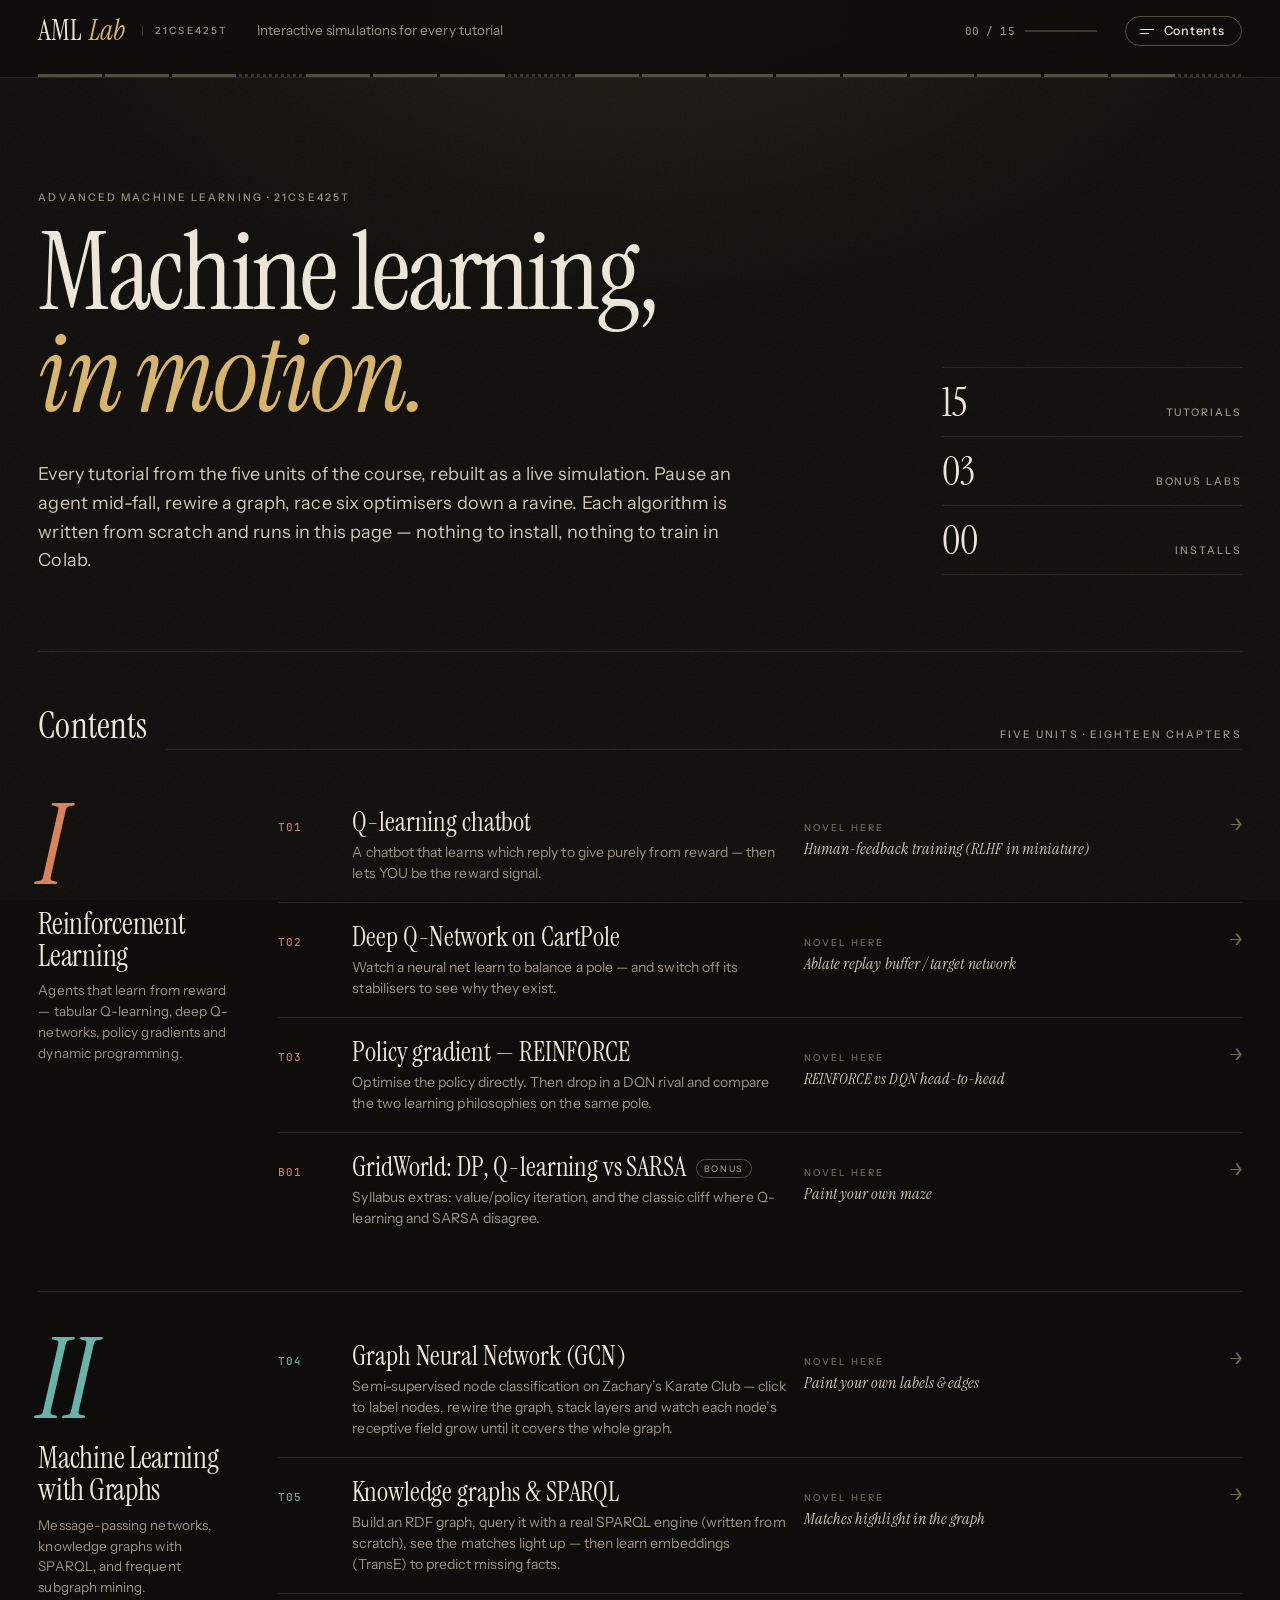
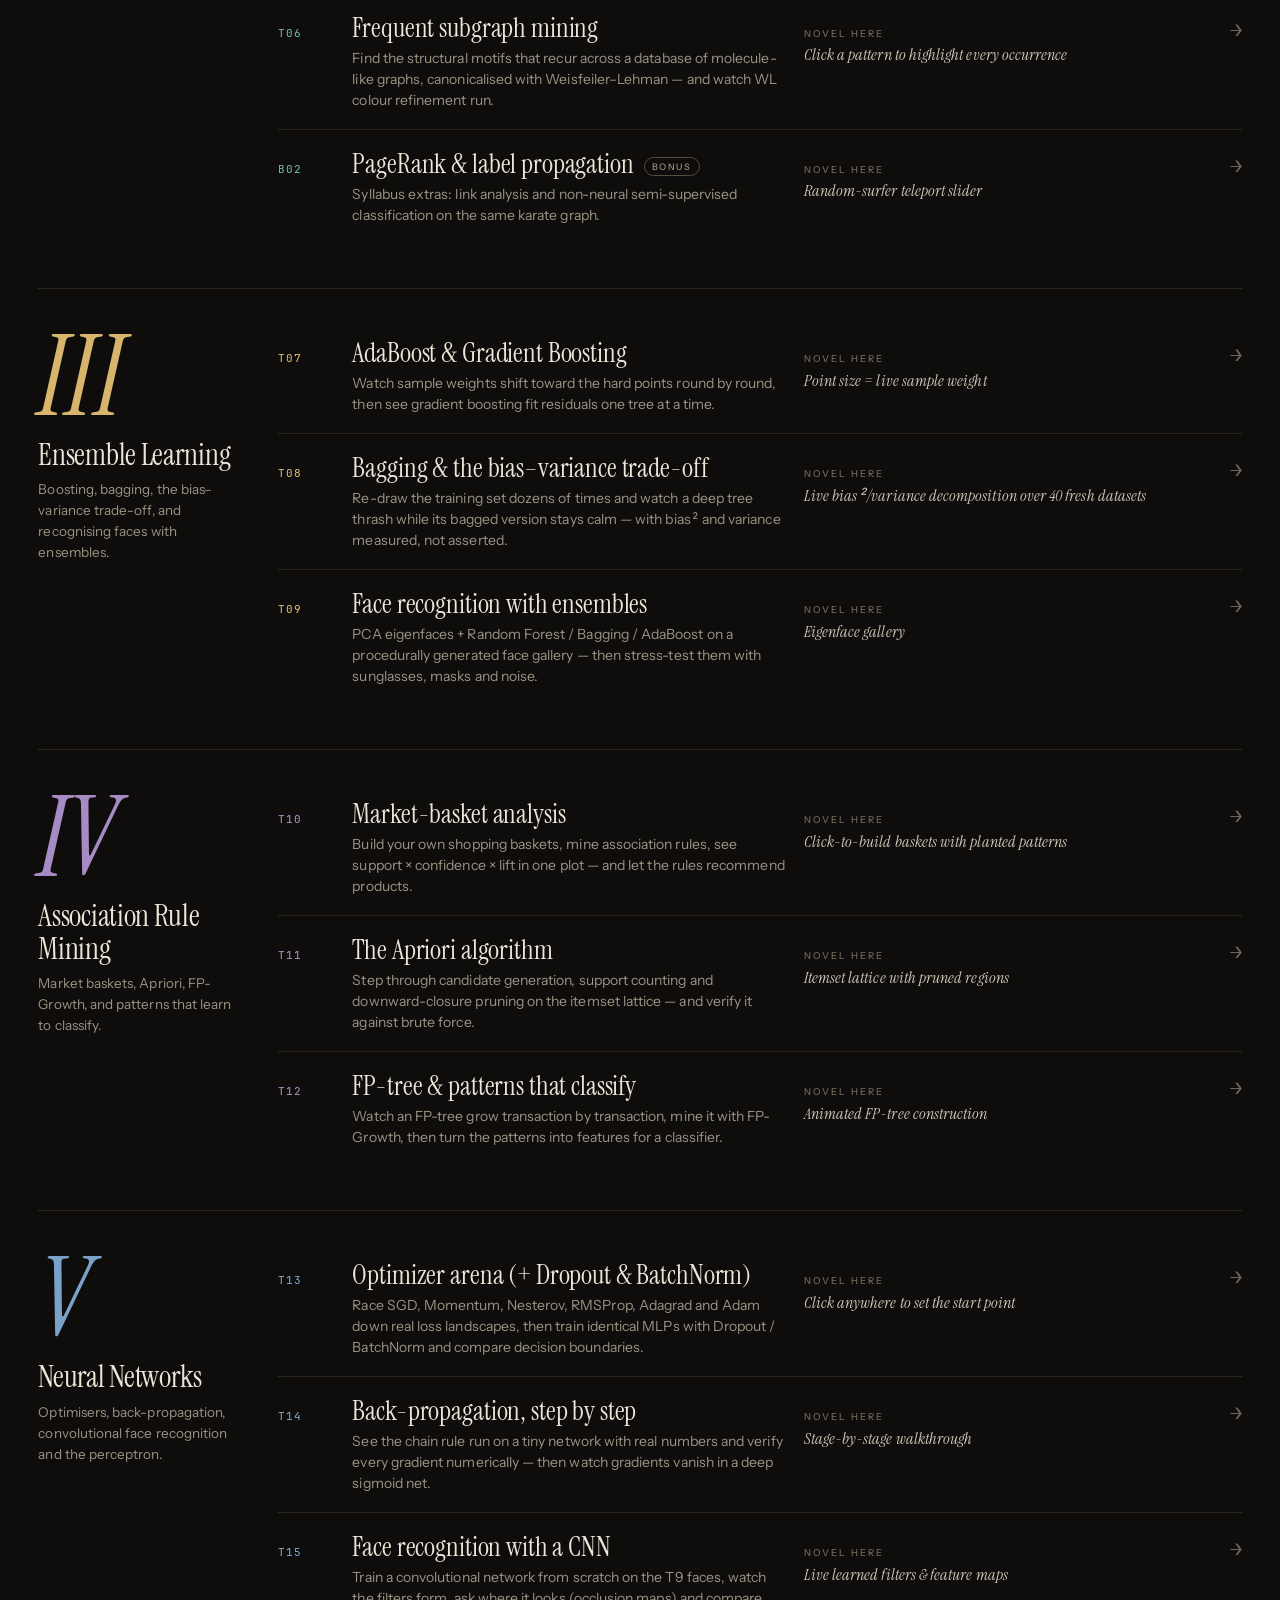
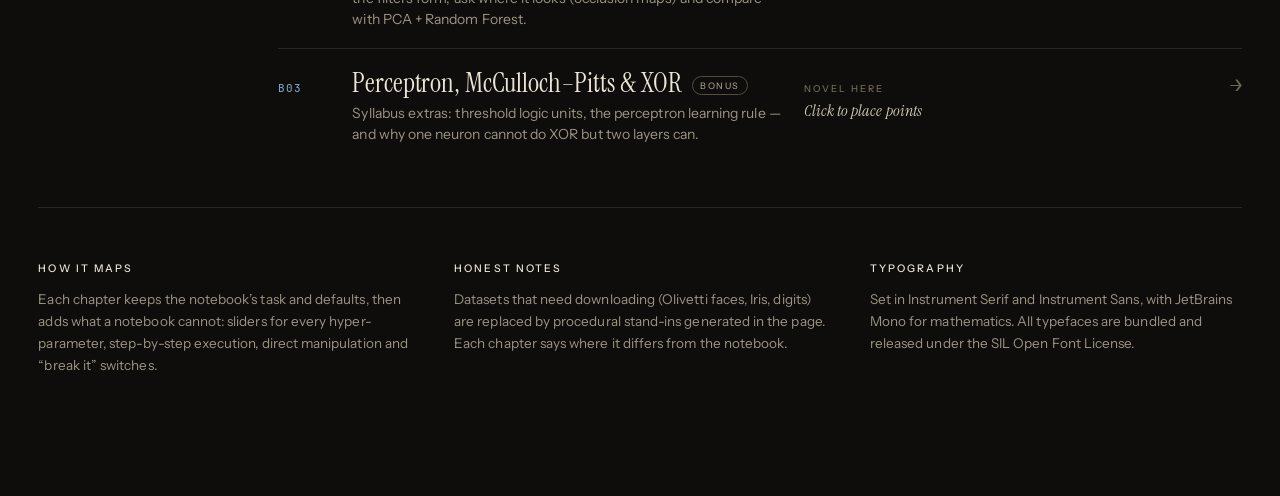
<file: Tutorial Simulation/index.html>
<!doctype html>
<html lang="en">
<head>
<meta charset="utf-8">
<meta name="viewport" content="width=device-width,initial-scale=1">
<meta name="color-scheme" content="dark">
<title>AML Lab — Advanced Machine Learning, in motion</title>
<link rel="preload" href="fonts/InstrumentSerif-Regular.woff2" as="font" type="font/woff2" crossorigin>
<link rel="preload" href="fonts/InstrumentSans-400.woff2" as="font" type="font/woff2" crossorigin>
<link rel="stylesheet" href="css/style.css">
</head>
<body>
<header id="mast">
  <div class="bar">
    <a class="brand" href="#/">AML <i>Lab</i><small>21CSE425T</small></a>
    <div class="crumb" id="crumb"></div>
    <div class="meter" id="meter"><span id="meterTxt">00 / 15</span><span class="track"><i id="meterBar" style="width:0"></i></span></div>
    <button class="pillbtn" id="tocBtn" aria-label="Open contents"><span class="bars"><i></i><i></i></span>Contents</button>
  </div>
  <nav class="ribbon" id="ribbon" aria-label="Chapters"></nav>
</header>
<div id="toc" aria-hidden="true"><div class="inner"></div></div>
<main id="main"><div id="page"></div></main>
<div id="toast"></div>

<script src="js/ml.js"></script>
<script src="js/ui.js"></script>
<script src="js/u1.js"></script>
<script src="js/u2.js"></script>
<script src="js/u3.js"></script>
<script src="js/u4.js"></script>
<script src="js/u5.js"></script>
<script src="js/app.js"></script>
</body>
</html>
</file>
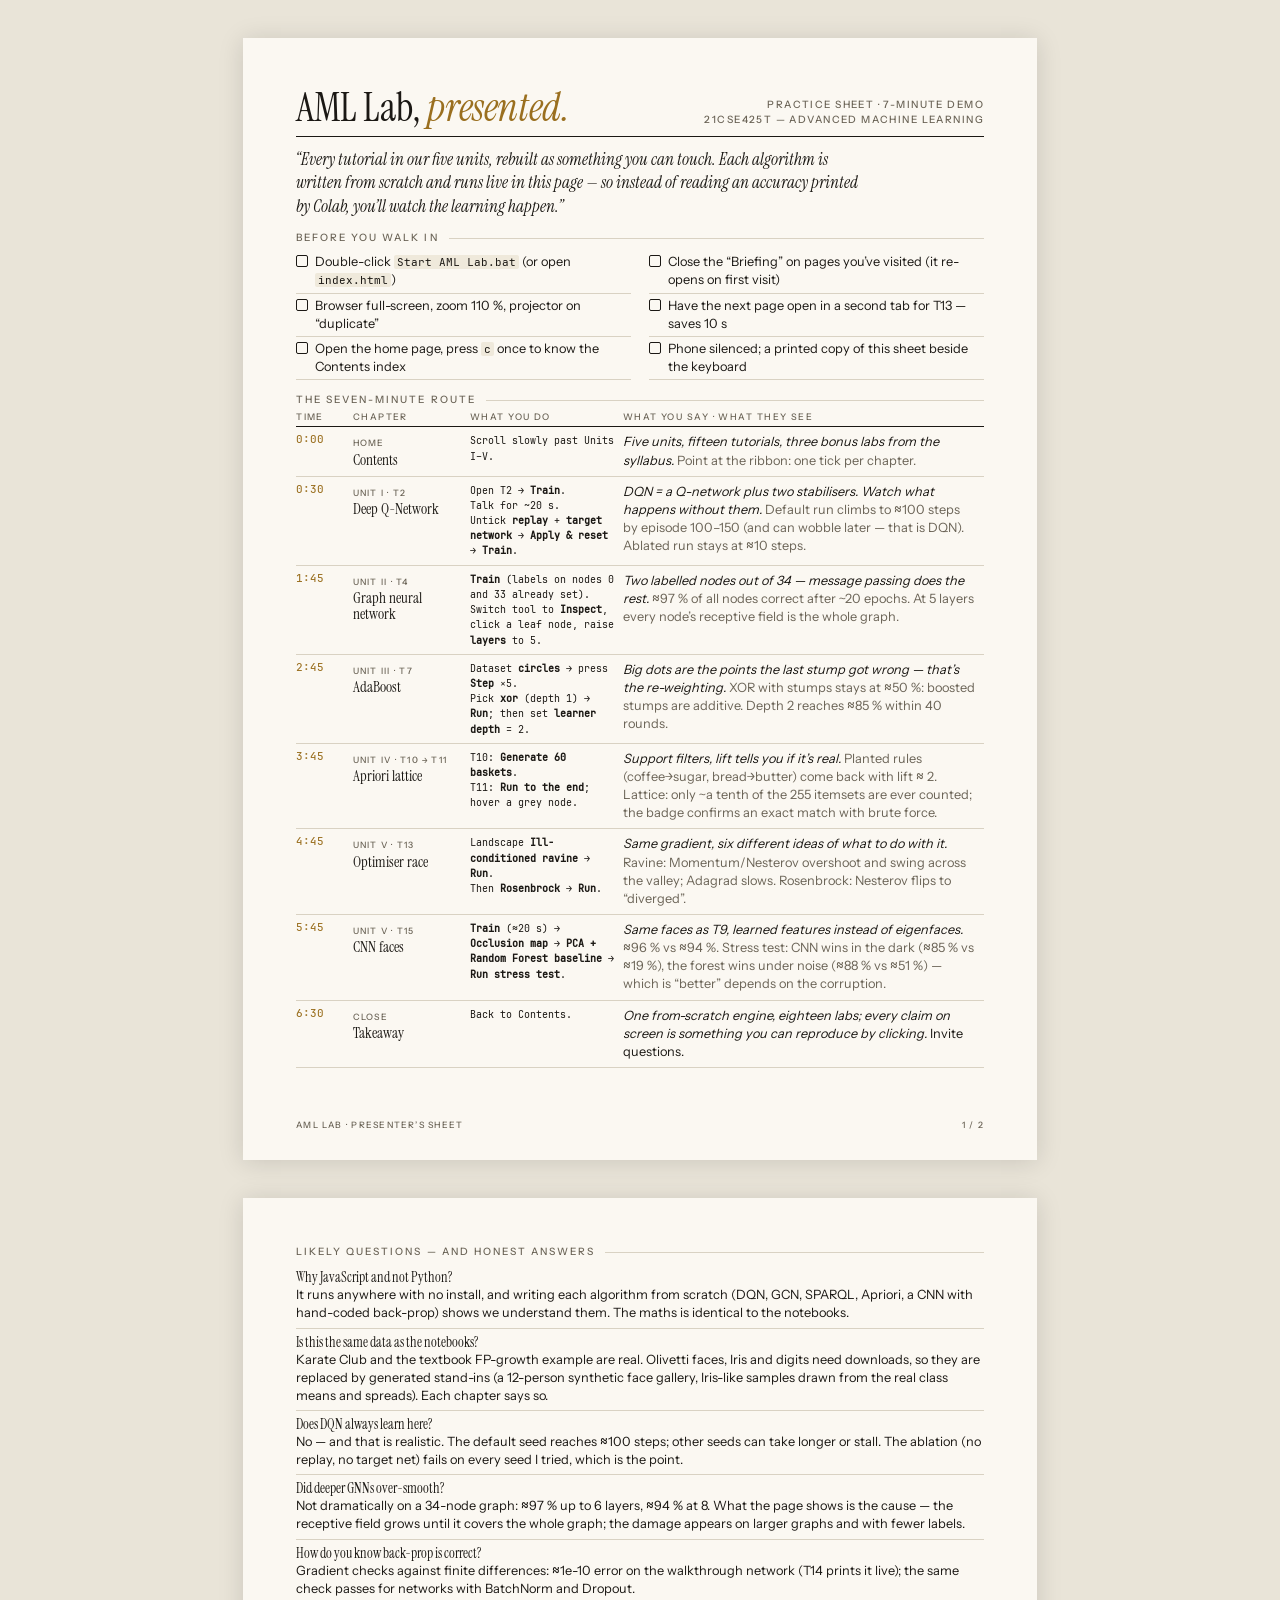
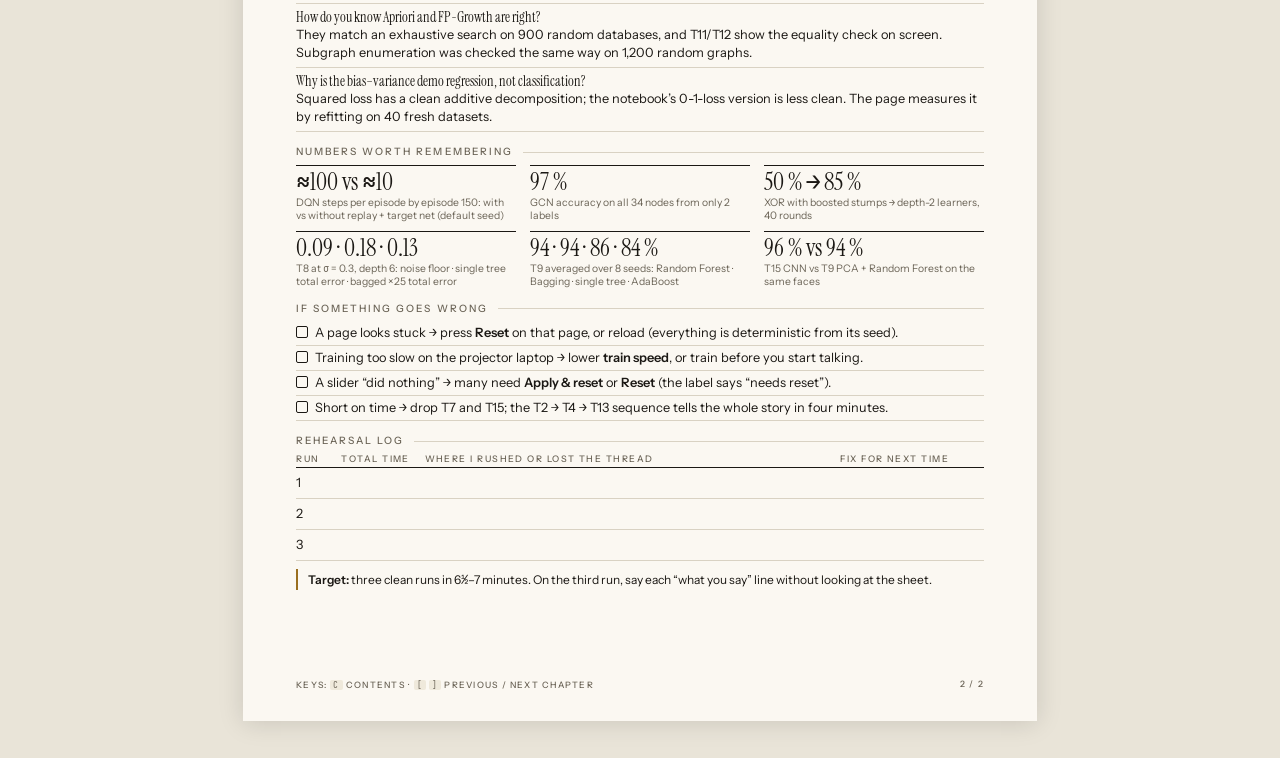
<file: Tutorial Simulation/Presenter Sheet.html>
<!doctype html>
<html lang="en">
<head>
<meta charset="utf-8">
<meta name="viewport" content="width=device-width,initial-scale=1">
<title>AML Lab — presenter’s practice sheet</title>
<style>
@font-face{font-family:"Instrument Serif";font-weight:400;src:url(fonts/InstrumentSerif-Regular.woff2) format("woff2")}
@font-face{font-family:"Instrument Serif";font-style:italic;font-weight:400;src:url(fonts/InstrumentSerif-Italic.woff2) format("woff2")}
@font-face{font-family:"Instrument Sans";font-weight:400;src:url(fonts/InstrumentSans-400.woff2) format("woff2")}
@font-face{font-family:"Instrument Sans";font-weight:500;src:url(fonts/InstrumentSans-500.woff2) format("woff2")}
@font-face{font-family:"Instrument Sans";font-weight:600;src:url(fonts/InstrumentSans-600.woff2) format("woff2")}
@font-face{font-family:"JetBrains Mono";font-weight:400;src:url(fonts/JetBrainsMono-Regular.woff2) format("woff2")}
@font-face{font-family:"JetBrains Mono";font-weight:500;src:url(fonts/JetBrainsMono-Medium.woff2) format("woff2")}
:root{--ink:#1b1814;--mut:#6b6457;--line:#d9d2c3;--acc:#9a6f1f;--paper:#fbf8f2;--sans:"Instrument Sans","JetBrains Mono",sans-serif;--serif:"Instrument Serif","JetBrains Mono",serif;--mono:"JetBrains Mono",monospace}
*{box-sizing:border-box}
html{background:#e9e4d8}
body{margin:0;font:400 9.6pt/1.42 var(--sans);color:var(--ink)}
.sheet{width:210mm;min-height:297mm;margin:10mm auto;background:var(--paper);padding:13mm 14mm 11mm;box-shadow:0 2px 24px #0002;position:relative}
.sheet+.sheet{break-before:page}
@page{size:A4;margin:0}
@media print{html{background:none}.sheet{margin:0;box-shadow:none;width:210mm;height:297mm;overflow:hidden}}
h1{font:400 30pt/1 var(--serif);letter-spacing:-.01em;margin:0}
h1 em{color:var(--acc)}
h2{font:500 7.6pt/1 var(--sans);letter-spacing:.2em;text-transform:uppercase;color:var(--mut);margin:15px 0 7px;display:flex;gap:10px;align-items:center}
h2::after{content:"";flex:1;height:1px;background:var(--line)}
.top{display:flex;justify-content:space-between;align-items:flex-end;border-bottom:1.5px solid var(--ink);padding-bottom:9px}
.top .meta{font:500 7.6pt/1.5 var(--sans);letter-spacing:.14em;text-transform:uppercase;color:var(--mut);text-align:right}
.pitch{font:italic 400 13pt/1.35 var(--serif);margin:11px 0 0;max-width:150mm}
.cols{display:grid;grid-template-columns:1fr 1fr;gap:0 18px}
ul.chk{list-style:none;margin:0;padding:0}
ul.chk li{padding:3px 0 3px 19px;position:relative;border-bottom:1px solid var(--line)}
ul.chk li::before{content:"";position:absolute;left:0;top:5px;width:10px;height:10px;border:1px solid var(--ink);border-radius:2px}
table{width:100%;border-collapse:collapse}
th{font:500 6.8pt/1 var(--sans);letter-spacing:.16em;text-transform:uppercase;color:var(--mut);text-align:left;padding:0 6px 5px 0;border-bottom:1px solid var(--ink)}
td{vertical-align:top;padding:6px 8px 6px 0;border-bottom:1px solid var(--line)}
td.t{font:500 8pt/1.3 var(--mono);color:var(--acc);white-space:nowrap;width:15mm}
td.p{width:31mm}
td.p b{display:block;font:400 11pt/1.1 var(--serif)}
td.p span{font:500 6.6pt/1 var(--sans);letter-spacing:.14em;text-transform:uppercase;color:var(--mut)}
.do{font-family:var(--mono);font-size:7.6pt;line-height:1.5}
.say{font-style:italic}
.see{color:var(--mut)}
b.k{font-weight:600}
code{font:400 .86em var(--mono);background:#efe9db;padding:0 3px;border-radius:2px}
.q{padding:5px 0;border-bottom:1px solid var(--line)}
.q b{display:block;font:400 10.6pt/1.2 var(--serif)}
.nums{display:grid;grid-template-columns:repeat(3,1fr);gap:8px 14px}
.nums div{border-top:1px solid var(--ink);padding-top:4px}
.nums strong{display:block;font:400 18pt/1 var(--serif)}
.nums span{font-size:7.8pt;color:var(--mut);line-height:1.3;display:block;margin-top:2px}
.log{width:100%}
.log td{height:21px;border-bottom:1px solid var(--line)}
.log th{padding-bottom:4px}
.foot{position:absolute;left:14mm;right:14mm;bottom:8mm;display:flex;justify-content:space-between;font:500 6.6pt/1 var(--sans);letter-spacing:.14em;text-transform:uppercase;color:var(--mut)}
.warn{border-left:2px solid var(--acc);padding:2px 0 2px 10px;margin:8px 0 0;font-size:9pt}
</style>
</head>
<body>

<!-- ================= PAGE 1 ================= -->
<section class="sheet">
  <div class="top">
    <h1>AML Lab, <em>presented.</em></h1>
    <div class="meta">Practice sheet · 7-minute demo<br>21CSE425T — Advanced Machine Learning</div>
  </div>
  <p class="pitch">“Every tutorial in our five units, rebuilt as something you can touch. Each algorithm is written from scratch and runs live in this page — so instead of reading an accuracy printed by Colab, you’ll watch the learning happen.”</p>

  <h2>Before you walk in</h2>
  <div class="cols">
    <ul class="chk">
      <li>Double-click <code>Start AML Lab.bat</code> (or open <code>index.html</code>)</li>
      <li>Browser full-screen, zoom 110 %, projector on “duplicate”</li>
      <li>Open the home page, press <code>c</code> once to know the Contents index</li>
    </ul>
    <ul class="chk">
      <li>Close the “Briefing” on pages you’ve visited (it re-opens on first visit)</li>
      <li>Have the next page open in a second tab for T13 — saves 10 s</li>
      <li>Phone silenced; a printed copy of this sheet beside the keyboard</li>
    </ul>
  </div>

  <h2>The seven-minute route</h2>
  <table>
    <tr><th>Time</th><th>Chapter</th><th>What you do</th><th>What you say · what they see</th></tr>
    <tr><td class="t">0:00</td><td class="p"><span>Home</span><b>Contents</b></td>
      <td class="do">Scroll slowly past Units I–V.</td>
      <td><span class="say">Five units, fifteen tutorials, three bonus labs from the syllabus.</span> <span class="see">Point at the ribbon: one tick per chapter.</span></td></tr>
    <tr><td class="t">0:30</td><td class="p"><span>Unit I · T2</span><b>Deep Q-Network</b></td>
      <td class="do">Open T2 → <b class="k">Train</b>.<br>Talk for ~20 s.<br>Untick <b class="k">replay</b> + <b class="k">target network</b> → <b class="k">Apply &amp; reset</b> → <b class="k">Train</b>.</td>
      <td><span class="say">DQN = a Q-network plus two stabilisers. Watch what happens without them.</span> <span class="see">Default run climbs to ≈100 steps by episode 100–150 (and can wobble later — that is DQN). Ablated run stays at ≈10 steps.</span></td></tr>
    <tr><td class="t">1:45</td><td class="p"><span>Unit II · T4</span><b>Graph neural network</b></td>
      <td class="do"><b class="k">Train</b> (labels on nodes 0 and 33 already set).<br>Switch tool to <b class="k">Inspect</b>, click a leaf node, raise <b class="k">layers</b> to 5.</td>
      <td><span class="say">Two labelled nodes out of 34 — message passing does the rest.</span> <span class="see">≈97 % of all nodes correct after ~20 epochs. At 5 layers every node’s receptive field is the whole graph.</span></td></tr>
    <tr><td class="t">2:45</td><td class="p"><span>Unit III · T7</span><b>AdaBoost</b></td>
      <td class="do">Dataset <b class="k">circles</b> → press <b class="k">Step</b> ×5.<br>Pick <b class="k">xor</b> (depth 1) → <b class="k">Run</b>; then set <b class="k">learner depth</b> = 2.</td>
      <td><span class="say">Big dots are the points the last stump got wrong — that’s the re-weighting.</span> <span class="see">XOR with stumps stays at ≈50 %: boosted stumps are additive. Depth 2 reaches ≈85 % within 40 rounds.</span></td></tr>
    <tr><td class="t">3:45</td><td class="p"><span>Unit IV · T10 → T11</span><b>Apriori lattice</b></td>
      <td class="do">T10: <b class="k">Generate 60 baskets</b>.<br>T11: <b class="k">Run to the end</b>; hover a grey node.</td>
      <td><span class="say">Support filters, lift tells you if it’s real.</span> <span class="see">Planted rules (coffee→sugar, bread→butter) come back with lift ≈ 2. Lattice: only ~a tenth of the 255 itemsets are ever counted; the badge confirms an exact match with brute force.</span></td></tr>
    <tr><td class="t">4:45</td><td class="p"><span>Unit V · T13</span><b>Optimiser race</b></td>
      <td class="do">Landscape <b class="k">Ill-conditioned ravine</b> → <b class="k">Run</b>.<br>Then <b class="k">Rosenbrock</b> → <b class="k">Run</b>.</td>
      <td><span class="say">Same gradient, six different ideas of what to do with it.</span> <span class="see">Ravine: Momentum/Nesterov overshoot and swing across the valley; Adagrad slows. Rosenbrock: Nesterov flips to “diverged”.</span></td></tr>
    <tr><td class="t">5:45</td><td class="p"><span>Unit V · T15</span><b>CNN faces</b></td>
      <td class="do"><b class="k">Train</b> (≈20 s) → <b class="k">Occlusion map</b> → <b class="k">PCA + Random Forest baseline</b> → <b class="k">Run stress test</b>.</td>
      <td><span class="say">Same faces as T9, learned features instead of eigenfaces.</span> <span class="see">≈96 % vs ≈94 %. Stress test: CNN wins in the dark (≈85 % vs ≈19 %), the forest wins under noise (≈88 % vs ≈51 %) — which is “better” depends on the corruption.</span></td></tr>
    <tr><td class="t">6:30</td><td class="p"><span>Close</span><b>Takeaway</b></td>
      <td class="do">Back to Contents.</td>
      <td><span class="say">One from-scratch engine, eighteen labs; every claim on screen is something you can reproduce by clicking.</span> Invite questions.</td></tr>
  </table>
  <div class="foot"><span>AML Lab · presenter’s sheet</span><span>1 / 2</span></div>
</section>

<!-- ================= PAGE 2 ================= -->
<section class="sheet">
  <h2 style="margin-top:0">Likely questions — and honest answers</h2>
  <div class="q"><b>Why JavaScript and not Python?</b>It runs anywhere with no install, and writing each algorithm from scratch (DQN, GCN, SPARQL, Apriori, a CNN with hand-coded back-prop) shows we understand them. The maths is identical to the notebooks.</div>
  <div class="q"><b>Is this the same data as the notebooks?</b>Karate Club and the textbook FP-growth example are real. Olivetti faces, Iris and digits need downloads, so they are replaced by generated stand-ins (a 12-person synthetic face gallery, Iris-like samples drawn from the real class means and spreads). Each chapter says so.</div>
  <div class="q"><b>Does DQN always learn here?</b>No — and that is realistic. The default seed reaches ≈100 steps; other seeds can take longer or stall. The ablation (no replay, no target net) fails on every seed I tried, which is the point.</div>
  <div class="q"><b>Did deeper GNNs over-smooth?</b>Not dramatically on a 34-node graph: ≈97 % up to 6 layers, ≈94 % at 8. What the page shows is the cause — the receptive field grows until it covers the whole graph; the damage appears on larger graphs and with fewer labels.</div>
  <div class="q"><b>How do you know back-prop is correct?</b>Gradient checks against finite differences: ≈1e-10 error on the walkthrough network (T14 prints it live); the same check passes for networks with BatchNorm and Dropout.</div>
  <div class="q"><b>How do you know Apriori and FP-Growth are right?</b>They match an exhaustive search on 900 random databases, and T11/T12 show the equality check on screen. Subgraph enumeration was checked the same way on 1,200 random graphs.</div>
  <div class="q"><b>Why is the bias–variance demo regression, not classification?</b>Squared loss has a clean additive decomposition; the notebook’s 0-1-loss version is less clean. The page measures it by refitting on 40 fresh datasets.</div>

  <h2>Numbers worth remembering</h2>
  <div class="nums">
    <div><strong>≈100 vs ≈10</strong><span>DQN steps per episode by episode 150: with vs without replay + target net (default seed)</span></div>
    <div><strong>97 %</strong><span>GCN accuracy on all 34 nodes from only 2 labels</span></div>
    <div><strong>50 % → 85 %</strong><span>XOR with boosted stumps → depth-2 learners, 40 rounds</span></div>
    <div><strong>0.09 · 0.18 · 0.13</strong><span>T8 at σ = 0.3, depth 6: noise floor · single tree total error · bagged ×25 total error</span></div>
    <div><strong>94 · 94 · 86 · 84 %</strong><span>T9 averaged over 8 seeds: Random Forest · Bagging · single tree · AdaBoost</span></div>
    <div><strong>96 % vs 94 %</strong><span>T15 CNN vs T9 PCA + Random Forest on the same faces</span></div>
  </div>

  <h2>If something goes wrong</h2>
  <ul class="chk" style="margin-bottom:0">
    <li>A page looks stuck → press <b>Reset</b> on that page, or reload (everything is deterministic from its seed).</li>
    <li>Training too slow on the projector laptop → lower <b>train speed</b>, or train before you start talking.</li>
    <li>A slider “did nothing” → many need <b>Apply &amp; reset</b> or <b>Reset</b> (the label says “needs reset”).</li>
    <li>Short on time → drop T7 and T15; the T2 → T4 → T13 sequence tells the whole story in four minutes.</li>
  </ul>

  <h2>Rehearsal log</h2>
  <table class="log">
    <tr><th style="width:12mm">Run</th><th style="width:22mm">Total time</th><th>Where I rushed or lost the thread</th><th style="width:38mm">Fix for next time</th></tr>
    <tr><td>1</td><td></td><td></td><td></td></tr>
    <tr><td>2</td><td></td><td></td><td></td></tr>
    <tr><td>3</td><td></td><td></td><td></td></tr>
  </table>
  <p class="warn"><b>Target:</b> three clean runs in 6½–7 minutes. On the third run, say each “what you say” line without looking at the sheet.</p>
  <div class="foot"><span>Keys: <code>c</code> contents · <code>[</code> <code>]</code> previous / next chapter</span><span>2 / 2</span></div>
</section>
</body>
</html>
</file>
<file: Tutorial Simulation/css/style.css>
/* ==========================================================================
   AML Lab — "Atelier" design system
   Warm-black editorial theme · Instrument Serif / Instrument Sans / JetBrains Mono
   ========================================================================== */

/* ---------- fonts (bundled, no network) ---------- */
@font-face{font-family:"Instrument Serif";font-style:normal;font-weight:400;font-display:swap;src:url(../fonts/InstrumentSerif-Regular.woff2) format("woff2")}
@font-face{font-family:"Instrument Serif";font-style:italic;font-weight:400;font-display:swap;src:url(../fonts/InstrumentSerif-Italic.woff2) format("woff2")}
@font-face{font-family:"Instrument Sans";font-style:normal;font-weight:400;font-display:swap;src:url(../fonts/InstrumentSans-400.woff2) format("woff2")}
@font-face{font-family:"Instrument Sans";font-style:normal;font-weight:500;font-display:swap;src:url(../fonts/InstrumentSans-500.woff2) format("woff2")}
@font-face{font-family:"Instrument Sans";font-style:normal;font-weight:600;font-display:swap;src:url(../fonts/InstrumentSans-600.woff2) format("woff2")}
@font-face{font-family:"Instrument Sans";font-style:italic;font-weight:400;font-display:swap;src:url(../fonts/InstrumentSans-400-italic.woff2) format("woff2")}
@font-face{font-family:"JetBrains Mono";font-style:normal;font-weight:400;font-display:swap;src:url(../fonts/JetBrainsMono-Regular.woff2) format("woff2")}
@font-face{font-family:"JetBrains Mono";font-style:normal;font-weight:500;font-display:swap;src:url(../fonts/JetBrainsMono-Medium.woff2) format("woff2")}

:root{
  --bg:#0f0d0b; --bg2:#14120f; --panel:#161310; --panel2:#1d1a15; --canvas:#100e0c;
  --line:#2a2620; --line2:#3a342b; --line3:#544c3f;
  --ink:#ece6d8; --ink2:#cfc8b8; --muted:#9b9384; --faint:#6f6859;
  --accent:#d7b56d; --good:#86b894; --bad:#cf6a76; --warn:#d7b56d;
  --u1:#d9825b; --u2:#6bb3aa; --u3:#d7b56d; --u4:#a78bc4; --u5:#7aa2c8;
  --serif:"Instrument Serif","JetBrains Mono",serif;
  --sans:"Instrument Sans","JetBrains Mono",sans-serif;
  --mono:"JetBrains Mono",monospace;
  --ease:cubic-bezier(.2,.7,.2,1);
}
*{box-sizing:border-box}
html{scroll-behavior:smooth}
html,body{overflow-x:clip;margin:0;background:var(--bg);color:var(--ink);font:400 15.5px/1.62 var(--sans);letter-spacing:.004em;-webkit-font-smoothing:antialiased;text-rendering:optimizeLegibility}
body{min-height:100vh}
body::before{content:"";position:fixed;inset:0;pointer-events:none;z-index:0;opacity:.05;
  background-image:url("data:image/svg+xml;utf8,<svg xmlns='http://www.w3.org/2000/svg' width='160' height='160'><filter id='n'><feTurbulence type='fractalNoise' baseFrequency='.9' numOctaves='2' stitchTiles='stitch'/><feColorMatrix values='0 0 0 0 1  0 0 0 0 .95  0 0 0 0 .85  0 0 0 .9 0'/></filter><rect width='100%' height='100%' filter='url(%23n)'/></svg>")}
body::after{content:"";position:fixed;left:0;right:0;top:0;height:520px;pointer-events:none;z-index:0;
  background:radial-gradient(ellipse 70% 100% at 50% -10%,color-mix(in srgb,var(--accent) 10%,transparent),transparent 70%)}
a{color:inherit;text-decoration-color:var(--line3);text-underline-offset:3px}
a:hover{text-decoration-color:var(--accent)}
::selection{background:var(--accent);color:#14110d}
code,.mono{font-family:var(--mono);font-size:.84em;font-feature-settings:"calt" 0}
code{background:var(--panel2);border:1px solid var(--line);padding:1px 6px;border-radius:3px;color:var(--ink2)}
pre{font:400 12.5px/1.65 var(--mono);background:var(--panel);border:1px solid var(--line);border-left:2px solid var(--accent);border-radius:0 4px 4px 0;padding:14px 18px;overflow:auto;color:var(--ink2);margin:12px 0}
button,input,select,textarea{font:inherit;color:inherit}
*{scrollbar-width:thin;scrollbar-color:var(--line3) transparent}
::-webkit-scrollbar{width:8px;height:8px}::-webkit-scrollbar-thumb{background:var(--line3);border-radius:8px}::-webkit-scrollbar-track{background:transparent}
.good{color:var(--good)}.bad{color:var(--bad)}.warn{color:var(--warn)}.muted{color:var(--muted)}
.sp{flex:1}
.k{font:500 10.5px/1 var(--sans);letter-spacing:.2em;text-transform:uppercase;color:var(--muted)}

/* ---------- masthead ---------- */
#mast{position:sticky;top:0;z-index:40;background:color-mix(in srgb,var(--bg) 84%,transparent);backdrop-filter:blur(14px);-webkit-backdrop-filter:blur(14px);border-bottom:1px solid var(--line)}
#mast .bar{display:flex;align-items:center;gap:28px;height:62px;padding:0 clamp(18px,3vw,40px);max-width:1480px;margin:0 auto}
.brand{display:flex;align-items:baseline;gap:7px;text-decoration:none;font-family:var(--serif);font-size:28px;line-height:1;letter-spacing:-.01em}
.brand i{font-style:italic;color:var(--accent)}
.brand small{font:500 10px/1 var(--sans);letter-spacing:.22em;text-transform:uppercase;color:var(--muted);margin-left:10px;padding-left:12px;border-left:1px solid var(--line2);align-self:center}
.crumb{flex:1;min-width:0;white-space:nowrap;overflow:hidden;text-overflow:ellipsis;color:var(--muted);font-size:13.5px}
.crumb b{font-weight:500;color:var(--ink)}
.meter{display:flex;align-items:center;gap:10px;font:500 11px/1 var(--mono);color:var(--muted)}
.meter .track{width:72px;height:2px;background:var(--line2);position:relative}
.meter .track i{position:absolute;left:0;top:0;bottom:0;background:var(--accent);transition:width .5s var(--ease)}
.pillbtn{display:inline-flex;align-items:center;gap:10px;background:transparent;border:1px solid var(--line3);color:var(--ink);padding:8px 16px 8px 14px;border-radius:99px;font:500 12.5px/1 var(--sans);letter-spacing:.06em;cursor:pointer;transition:.25s var(--ease)}
.pillbtn:hover{border-color:var(--accent);color:var(--accent)}
.pillbtn .bars{width:14px;display:grid;gap:3px}.pillbtn .bars i{height:1px;background:currentColor;display:block}.pillbtn .bars i:last-child{width:9px}
.ribbon{display:flex;gap:3px;align-items:flex-end;height:15px;padding:0 clamp(18px,3vw,40px);max-width:1480px;margin:0 auto}
.ribbon a{flex:1;height:3px;background:var(--line3);position:relative;transition:.3s var(--ease);min-width:6px}
.ribbon a.u1{--c:var(--u1)}.ribbon a.u2{--c:var(--u2)}.ribbon a.u3{--c:var(--u3)}.ribbon a.u4{--c:var(--u4)}.ribbon a.u5{--c:var(--u5)}
.ribbon a.done{background:color-mix(in srgb,var(--c) 65%,var(--line3))}
.ribbon a.bonus{background:repeating-linear-gradient(90deg,var(--line2) 0 3px,transparent 3px 6px)}
.ribbon a:hover{height:6px;background:var(--c)}
.ribbon a.on{height:6px;background:var(--c)}
.ribbon a::after{content:attr(data-t);position:absolute;bottom:12px;left:50%;transform:translateX(-50%) translateY(4px);white-space:nowrap;background:var(--panel2);border:1px solid var(--line2);padding:4px 9px;font:400 11.5px/1.2 var(--sans);color:var(--ink);opacity:0;pointer-events:none;transition:.2s var(--ease);border-radius:3px}
.ribbon a:hover::after{opacity:1;transform:translateX(-50%)}
.ribbon a:nth-last-child(-n+5)::after{left:auto;right:0;transform:translateY(4px)}.ribbon a:nth-last-child(-n+5):hover::after{transform:none}
.ribbon a:nth-child(-n+4)::after{left:0;transform:translateY(4px)}.ribbon a:nth-child(-n+4):hover::after{transform:none}

/* ---------- contents overlay ---------- */
#toc{position:fixed;inset:0;z-index:60;background:color-mix(in srgb,var(--bg) 96%,transparent);backdrop-filter:blur(18px);overflow-y:auto;opacity:0;visibility:hidden;transform:translateY(-12px);transition:.4s var(--ease)}
#toc.open{opacity:1;visibility:visible;transform:none}
#toc .inner{max-width:1480px;margin:0 auto;padding:26px clamp(18px,3vw,40px) 80px}
#toc .top{display:flex;align-items:center;justify-content:space-between;height:46px;margin-bottom:30px}
#toc .cols{display:grid;grid-template-columns:repeat(5,1fr);gap:clamp(20px,2.6vw,44px)}
#toc .col h3{font:400 30px/1.05 var(--serif);margin:10px 0 4px}
#toc .col .num{font:400 78px/1 var(--serif);font-style:italic;color:var(--uc);opacity:.9}
#toc .col p{color:var(--muted);font-size:13px;margin:0 0 18px;min-height:3.2em}
#toc a.it{display:flex;gap:12px;align-items:baseline;padding:9px 0;border-top:1px solid var(--line);text-decoration:none;transition:.25s var(--ease)}
#toc a.it:hover{padding-left:8px;color:var(--uc)}
#toc a.it b{font:500 10.5px var(--mono);color:var(--faint);min-width:26px}
#toc a.it span{font:400 19px/1.2 var(--serif)}
#toc a.it.cur span{color:var(--uc)}
#toc a.it i{margin-left:auto;font-style:normal;color:var(--good);font-size:11px;font-family:var(--mono)}

/* ---------- pages ---------- */
#page{position:relative;z-index:1;max-width:1480px;margin:0 auto;padding:0 clamp(18px,3vw,40px) 120px}
.enter{animation:enter .7s var(--ease) both}
@keyframes enter{from{opacity:0;transform:translateY(14px)}to{opacity:1;transform:none}}

/* home */
.hero{display:grid;grid-template-columns:minmax(0,1fr) 300px;gap:60px;align-items:end;padding:clamp(48px,9vw,120px) 0 clamp(40px,6vw,76px);border-bottom:1px solid var(--line)}
.hero h1{font:400 clamp(52px,8.4vw,128px)/.95 var(--serif);letter-spacing:-.025em;margin:18px 0 0}
.hero h1 em{color:var(--accent);padding-right:.08em}
.hero .lead{font-size:18px;line-height:1.6;color:var(--ink2);max-width:58ch;margin:34px 0 0}
.facts{display:grid;gap:0}
.facts div{display:flex;justify-content:space-between;align-items:baseline;padding:14px 0;border-top:1px solid var(--line)}
.facts div:last-child{border-bottom:1px solid var(--line)}
.facts b{font:400 40px/1 var(--serif)}
.facts span{font:500 10.5px/1.3 var(--sans);letter-spacing:.18em;text-transform:uppercase;color:var(--muted);text-align:right}
.secthead{display:flex;align-items:baseline;gap:18px;padding:56px 0 8px}
.secthead h2{font:400 36px/1 var(--serif);margin:0}
.secthead .k{flex:1;border-bottom:1px solid var(--line);padding-bottom:8px;text-align:right}
.unit{display:grid;grid-template-columns:200px minmax(0,1fr);gap:40px;padding:44px 0;border-bottom:1px solid var(--line)}
.unit .head .num{font:italic 400 110px/.8 var(--serif);color:var(--uc)}
.unit .head h3{font:400 30px/1.08 var(--serif);margin:18px 0 8px;letter-spacing:-.01em}
.unit .head p{margin:0;color:var(--muted);font-size:13.5px;line-height:1.55}
a.chap{display:grid;grid-template-columns:56px minmax(0,1fr) minmax(0,.9fr) 30px;gap:18px;align-items:baseline;padding:18px 0;border-top:1px solid var(--line);text-decoration:none;position:relative;transition:padding .35s var(--ease)}
a.chap:first-of-type{border-top:0;padding-top:4px}
a.chap::before{content:"";position:absolute;left:0;bottom:-1px;height:1px;width:0;background:var(--uc);transition:width .5s var(--ease)}
a.chap:hover::before{width:100%}
a.chap:hover{padding-left:10px}
a.chap .n{font:500 11px/1 var(--mono);color:var(--uc);letter-spacing:.06em}
a.chap h4{font:400 27px/1.15 var(--serif);margin:0;letter-spacing:-.005em}
a.chap .t{color:var(--muted);font-size:14px;line-height:1.5;margin-top:5px;max-width:60ch}
a.chap .s{font:italic 400 16px/1.4 var(--serif);color:var(--ink2)}
a.chap .s small{display:block;font:500 9.5px/1 var(--sans);letter-spacing:.2em;text-transform:uppercase;color:var(--faint);font-style:normal;margin-bottom:6px}
a.chap .ar{color:var(--faint);font:400 20px var(--sans);text-align:right;transition:.3s var(--ease)}
a.chap:hover .ar{color:var(--uc);transform:translateX(4px)}
a.chap .bonus{font:500 9px/1 var(--sans);letter-spacing:.18em;text-transform:uppercase;color:var(--muted);border:1px solid var(--line3);padding:3px 7px;border-radius:99px;margin-left:10px;vertical-align:middle}
a.chap.done h4::after{content:"";display:inline-block;width:7px;height:7px;border-radius:50%;background:var(--good);margin-left:12px;vertical-align:middle}
.colophon{display:grid;grid-template-columns:repeat(3,1fr);gap:44px;padding:56px 0 0;color:var(--muted);font-size:13.5px}
.colophon h5{font:500 10.5px/1 var(--sans);letter-spacing:.2em;text-transform:uppercase;color:var(--ink);margin:0 0 14px}
.colophon p{margin:0}

/* chapter */
.chead{padding:clamp(34px,5vw,64px) 0 30px}
.chead .kick{display:flex;gap:14px;align-items:center;flex-wrap:wrap}
.chead .kick b{font:500 11px/1 var(--mono);color:var(--accent);letter-spacing:.08em}
.chead .kick span{font:500 10.5px/1 var(--sans);letter-spacing:.2em;text-transform:uppercase;color:var(--muted)}
.chead .kick i{width:36px;height:1px;background:var(--line3)}
.chead h1{font:400 clamp(40px,6vw,86px)/1 var(--serif);letter-spacing:-.02em;margin:22px 0 0;max-width:18ch;text-wrap:balance}
.chead .deck{font-size:19px;line-height:1.55;color:var(--ink2);max-width:62ch;margin:24px 0 0}
.chead .novel{display:flex;flex-wrap:wrap;gap:8px 26px;margin:28px 0 0;padding:0;list-style:none}
.chead .novel li{font:italic 400 17px/1.3 var(--serif);color:var(--ink);display:flex;gap:10px;align-items:baseline}
.chead .novel li::before{content:"";width:14px;height:1px;background:var(--accent);transform:translateY(-4px)}
.chead .novel-k{margin-top:30px}

.brief{border-top:1px solid var(--line2);border-bottom:1px solid var(--line2);margin-bottom:34px}
.tabs{display:flex;gap:0;overflow-x:auto;scrollbar-width:none}.tabs::-webkit-scrollbar{display:none}
.tabs button{background:none;border:0;border-bottom:2px solid transparent;margin-bottom:-1px;padding:17px 26px 15px 0;margin-right:26px;font:500 11px/1 var(--sans);letter-spacing:.2em;text-transform:uppercase;color:var(--muted);cursor:pointer;white-space:nowrap;transition:color .25s}
.tabs button:hover{color:var(--ink)}
.tabs button.on{color:var(--ink);border-bottom-color:var(--accent)}
.tabs button .ok{display:inline-block;width:6px;height:6px;border-radius:50%;background:var(--good);margin-left:8px;vertical-align:1px}
.tabs .sp{flex:1}
.tabs .toggle{margin-right:0;padding-right:0;color:var(--faint)}
.panel{display:none;padding:6px 0 34px}
.panel.on{display:block;animation:enter .5s var(--ease) both}
.panel .body{max-width:78ch;font-size:16.5px;line-height:1.7;color:var(--ink2)}
.panel .body p{margin:.7em 0}
.panel .body b{color:var(--ink);font-weight:500}
.panel .body ul{list-style:none;margin:.4em 0;padding:0;counter-reset:t}
.panel .body li{position:relative;padding:12px 0 12px 44px;border-top:1px solid var(--line);counter-increment:t}
.panel .body li:first-child{border-top:0}
.panel .body li::before{content:counter(t,decimal-leading-zero);position:absolute;left:0;top:15px;font:500 11px/1 var(--mono);color:var(--accent)}
.panel .body.prose p:first-child::first-letter{font:400 3.3em/.8 var(--serif);float:left;padding:6px 10px 0 0;color:var(--accent)}
.benchhead{display:flex;align-items:center;gap:18px;margin:0 0 18px}
.benchhead .k{color:var(--ink)}
.benchhead i{flex:1;height:1px;background:var(--line2)}
.benchhead span{font:400 12px var(--mono);color:var(--faint)}
.cfoot{display:grid;grid-template-columns:1fr 1fr;gap:20px;margin-top:80px;border-top:1px solid var(--line2)}
.cfoot a{display:block;padding:30px 0;text-decoration:none;transition:.35s var(--ease)}
.cfoot a.next{text-align:right}
.cfoot a small{display:block;font:500 10px/1 var(--sans);letter-spacing:.22em;text-transform:uppercase;color:var(--muted);margin-bottom:12px}
.cfoot a span{font:400 clamp(24px,3vw,38px)/1.1 var(--serif);letter-spacing:-.01em}
.cfoot a:hover span{color:var(--accent)}
.cfoot a.prev:hover{transform:translateX(-6px)}.cfoot a.next:hover{transform:translateX(6px)}

/* ---------- panels / cards ---------- */
.grid{display:grid;gap:22px;align-items:start}
.g2{grid-template-columns:1fr 1fr}.g3{grid-template-columns:repeat(3,1fr)}.g21{grid-template-columns:minmax(0,1.9fr) minmax(0,1fr)}.g12{grid-template-columns:minmax(0,1fr) minmax(0,2fr)}
.grid>*{min-width:0}
.row{display:flex;gap:12px;align-items:center;flex-wrap:wrap}
.col{display:flex;flex-direction:column;gap:10px}
.card{background:var(--panel);border:1px solid var(--line);border-radius:4px;padding:20px 22px 22px;margin-bottom:22px;position:relative}
.card::before{content:"";position:absolute;left:-1px;top:-1px;width:26px;height:2px;background:var(--accent)}
.card>h4{display:flex;align-items:center;gap:14px;margin:0 0 16px;font:500 10.5px/1.2 var(--sans);letter-spacing:.2em;text-transform:uppercase;color:var(--muted)}
.card>h4::after{content:"";flex:1;height:1px;background:var(--line)}
.card .row+.row,.card .row+.ctl,.card .ctl+.row{margin-top:14px}
.card .stat+.stat{margin-left:0}
.card>canvas,.card>.scroll{margin-top:2px}
canvas{display:block;border-radius:3px;background:var(--canvas);border:1px solid var(--line);touch-action:none;max-width:100%}
canvas.free{border:none;background:transparent}
.note{border-left:2px solid var(--accent);padding:4px 0 4px 16px;margin:14px 0;font:italic 400 17px/1.5 var(--serif);color:var(--ink2)}
.note b{font-style:normal;font-family:var(--sans);font-weight:500;font-size:.88em;color:var(--ink)}
.legend{display:flex;gap:6px 18px;flex-wrap:wrap;font-size:12.5px;color:var(--muted);margin-top:12px}
.legend i{display:inline-block;width:14px;height:2px;margin-right:8px;vertical-align:3px}
.pill{display:inline-block;font:500 10px/1 var(--sans);letter-spacing:.14em;text-transform:uppercase;padding:6px 10px;border:1px solid var(--line3);border-radius:99px;color:var(--muted)}
.dot{display:inline-block;width:8px;height:8px;border-radius:50%;flex:none}
.tag{display:inline-flex;align-items:center;gap:7px;padding:2px 10px 2px 8px;border:1px solid var(--line2);border-radius:99px;font-size:12.5px;margin:2px 4px 2px 0;color:var(--ink2);background:transparent;white-space:nowrap}
.scroll{max-height:320px;overflow:auto}

/* ---------- controls ---------- */
.btn{display:inline-flex;align-items:center;gap:8px;background:transparent;border:1px solid var(--line3);color:var(--ink);padding:9px 16px;border-radius:99px;font:500 12.5px/1 var(--sans);letter-spacing:.04em;cursor:pointer;transition:.25s var(--ease);white-space:nowrap;text-decoration:none}
.btn:hover{border-color:var(--ink);background:color-mix(in srgb,var(--ink) 6%,transparent)}
.btn:active{transform:translateY(1px)}
.btn.pri{background:var(--ink);border-color:var(--ink);color:#14110d}
.btn.pri:hover{background:var(--accent);border-color:var(--accent)}
.btn.sm{padding:6px 12px;font-size:11.5px}
.btn.on{border-color:var(--accent);color:var(--accent);background:color-mix(in srgb,var(--accent) 10%,transparent)}
.btn:disabled{opacity:.35;cursor:not-allowed}
.seg{display:inline-flex;gap:2px;padding:3px;border:1px solid var(--line2);border-radius:99px;background:var(--bg2);max-width:100%;overflow-x:auto}
.seg button{background:transparent;border:0;border-radius:99px;padding:7px 15px;cursor:pointer;color:var(--muted);font:500 12px/1 var(--sans);letter-spacing:.04em;white-space:nowrap;transition:.25s var(--ease)}
.seg button:hover{color:var(--ink)}
.seg button.on{background:var(--ink);color:#14110d}
.ctl{display:flex;flex-direction:column;gap:7px;min-width:150px;flex:1}
.ctl label{display:flex;justify-content:space-between;align-items:baseline;gap:10px;font-size:12.5px;color:var(--muted)}
.ctl label em{font-style:normal}
.ctl label span{font:500 12px var(--mono);color:var(--ink)}
input[type=range]{-webkit-appearance:none;appearance:none;width:100%;height:20px;background:transparent;margin:0;--p:50%;cursor:pointer}
input[type=range]::-webkit-slider-runnable-track{height:2px;border-radius:2px;background:linear-gradient(to right,var(--accent) var(--p),var(--line3) var(--p))}
input[type=range]::-webkit-slider-thumb{-webkit-appearance:none;width:14px;height:14px;margin-top:-6px;border-radius:50%;background:var(--ink);border:3px solid var(--panel);box-shadow:0 0 0 1px var(--ink);transition:transform .2s var(--ease)}
input[type=range]:hover::-webkit-slider-thumb{transform:scale(1.2)}
input[type=range]::-moz-range-track{height:2px;background:var(--line3)}
input[type=range]::-moz-range-progress{height:2px;background:var(--accent)}
input[type=range]::-moz-range-thumb{width:10px;height:10px;border-radius:50%;background:var(--ink);border:3px solid var(--panel);box-sizing:content-box}
input[type=range]:focus-visible{outline:none}input[type=range]:focus-visible::-webkit-slider-thumb{box-shadow:0 0 0 1px var(--ink),0 0 0 5px color-mix(in srgb,var(--accent) 40%,transparent)}
select,input[type=text],input[type=number],textarea{background:var(--bg2);border:1px solid var(--line2);border-radius:3px;padding:9px 12px;color:var(--ink);outline:none;transition:border-color .25s;font-size:14px}
select{-webkit-appearance:none;appearance:none;padding-right:34px;cursor:pointer;background-image:url("data:image/svg+xml;utf8,<svg xmlns='http://www.w3.org/2000/svg' width='10' height='6'><path d='M1 1l4 4 4-4' fill='none' stroke='%239b9384' stroke-width='1.3'/></svg>");background-repeat:no-repeat;background-position:right 13px center}
select option{background:var(--panel2);color:var(--ink)}
select:focus,input[type=text]:focus,textarea:focus{border-color:var(--accent)}
input::placeholder,textarea::placeholder{color:var(--faint)}
textarea{width:100%;font:400 12.5px/1.6 var(--mono);resize:vertical}
.chk{display:inline-flex;gap:10px;align-items:center;cursor:pointer;font-size:13.5px;color:var(--ink2);user-select:none}
.chk input{-webkit-appearance:none;appearance:none;width:30px;height:17px;border-radius:99px;border:1px solid var(--line3);background:transparent;position:relative;cursor:pointer;transition:.25s var(--ease);margin:0;flex:none}
.chk input::after{content:"";position:absolute;top:3px;left:3px;width:9px;height:9px;border-radius:50%;background:var(--muted);transition:.25s var(--ease)}
.chk input:checked{border-color:var(--accent);background:color-mix(in srgb,var(--accent) 14%,transparent)}
.chk input:checked::after{left:16px;background:var(--accent)}
.stat{padding:2px 0 2px 16px;border-left:1px solid var(--line2);min-width:96px}
.stat small{display:block;font:500 9.5px/1.2 var(--sans);letter-spacing:.2em;text-transform:uppercase;color:var(--muted);margin-bottom:6px}
.stat b{display:block;font:400 30px/1 var(--serif);letter-spacing:-.01em;font-variant-numeric:tabular-nums}

/* ---------- tables ---------- */
table.t{width:100%;border-collapse:collapse;font-size:13.5px}
table.t th{text-align:left;font:500 9.5px/1.2 var(--sans);letter-spacing:.18em;text-transform:uppercase;color:var(--muted);padding:6px 10px 10px 0;border-bottom:1px solid var(--line2);position:sticky;top:0;background:var(--panel);z-index:1}
table.t td{padding:9px 10px 9px 0;border-bottom:1px solid var(--line);vertical-align:middle}
table.t tr:hover td{background:color-mix(in srgb,var(--ink) 3%,transparent)}

/* ---------- chat ---------- */
.chat{height:300px;overflow-y:auto;background:var(--canvas);border:1px solid var(--line);border-radius:3px;padding:16px;display:flex;flex-direction:column;gap:12px}
.msg{max-width:80%;padding:10px 14px;font-size:14.5px;line-height:1.5;border-radius:14px}
.msg.u{align-self:flex-end;background:var(--ink);color:#14110d;border-bottom-right-radius:3px}
.msg.b{align-self:flex-start;background:var(--panel2);border:1px solid var(--line2);border-bottom-left-radius:3px}
.msg small{display:block;color:var(--muted);font:400 11px/1.4 var(--mono);margin-top:6px}
.msg.u small{color:#5a5242}

/* ---------- quiz ---------- */
.quiz{max-width:78ch}
.q{margin:6px 0 34px;counter-reset:o}
.q .qq{font:400 24px/1.3 var(--serif);margin-bottom:16px;letter-spacing:-.005em}
.q .opt{display:grid;grid-template-columns:30px 1fr;gap:6px;width:100%;text-align:left;padding:13px 4px;margin:0;background:none;border:0;border-top:1px solid var(--line);cursor:pointer;color:var(--ink2);font-size:15.5px;transition:.25s var(--ease);counter-increment:o}
.q .opt::before{content:counter(o,upper-alpha);font:500 11px/1.9 var(--mono);color:var(--faint)}
.q .opt:last-of-type{border-bottom:1px solid var(--line)}
.q .opt:hover{padding-left:12px;color:var(--ink)}
.q .opt.ok{color:var(--good)}.q .opt.ok::before{content:"→";color:var(--good)}
.q .opt.no{color:var(--bad);text-decoration:line-through;text-decoration-color:color-mix(in srgb,var(--bad) 50%,transparent)}.q .opt.no::before{content:"×";color:var(--bad)}
.q .why{font:italic 400 17px/1.5 var(--serif);color:var(--ink2);margin-top:14px;padding-left:16px;border-left:2px solid var(--line3)}
.score{font:400 56px/1 var(--serif);margin:6px 0 4px}

#toast{position:fixed;bottom:28px;left:50%;transform:translateX(-50%) translateY(16px);background:var(--ink);color:#14110d;padding:11px 20px;border-radius:99px;font:500 13px/1.3 var(--sans);opacity:0;pointer-events:none;transition:.35s var(--ease);z-index:90;max-width:90vw}
#toast.on{opacity:1;transform:translateX(-50%)}

/* ---------- responsive ---------- */
@media(max-width:1100px){
  .g2,.g3,.g21,.g12{grid-template-columns:1fr}
  #toc .cols{grid-template-columns:repeat(2,1fr)}
  .hero{grid-template-columns:1fr;gap:34px}
  .facts{grid-template-columns:repeat(3,1fr)}.facts div{flex-direction:column;gap:8px;padding-right:12px}.facts span{text-align:left}
}
@media(max-width:760px){
  #mast .bar{gap:14px;height:56px}
  .brand small,.crumb,.meter .track{display:none}
  .crumb{display:none}
  .unit{grid-template-columns:1fr;gap:18px}
  .unit .head .num{font-size:70px}
  a.chap{grid-template-columns:40px 1fr 22px}
  a.chap .s{display:none}
  #toc .cols{grid-template-columns:1fr}
  .colophon{grid-template-columns:1fr;gap:28px}
  .cfoot{grid-template-columns:1fr}.cfoot a.next{text-align:left}
  .tabs button{padding-right:18px;margin-right:18px}
  .card{padding:16px 16px 18px}
}
@media(prefers-reduced-motion:reduce){*{animation:none!important;transition:none!important}html{scroll-behavior:auto}}
</file>
